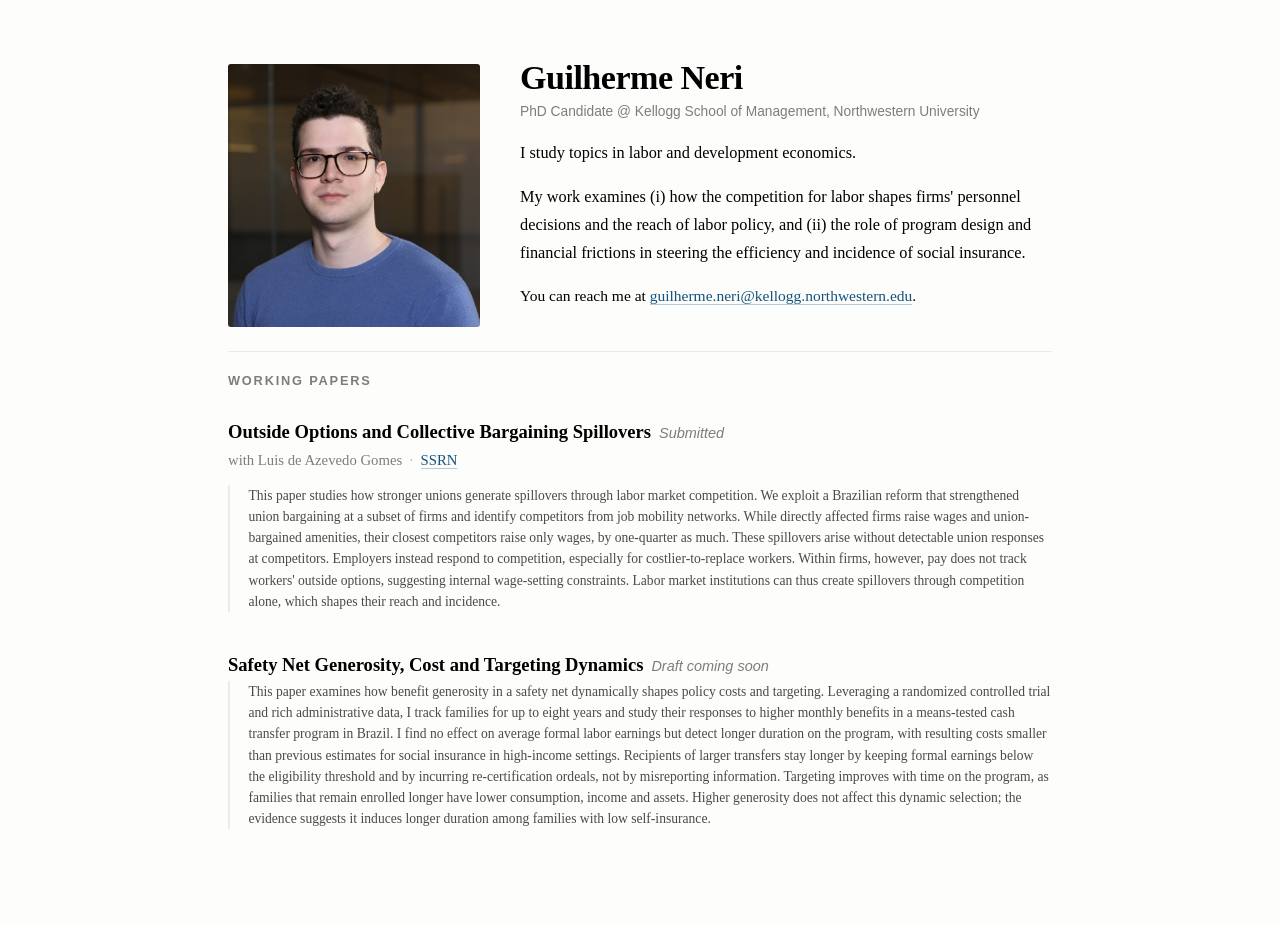
<file: index.html>
<!DOCTYPE html>
<html lang="en">
<head>
<meta charset="utf-8">
<meta name="viewport" content="width=device-width, initial-scale=1">
<title>Guilherme Neri</title>
<meta name="description" content="Guilherme Neri, PhD candidate in economics at the Kellogg School of Management, Northwestern University. Labor and development economics.">
<link rel="stylesheet" href="style.css">
</head>
<body>

<div class="intro">

  <div class="intro__photo">
    <img src="images/headshot-master.jpg" alt="Guilherme Neri">
  </div>

  <div class="intro__text">
    <h1>Guilherme Neri</h1>
    <p class="affiliation">PhD Candidate @ Kellogg School of Management, Northwestern University</p>

    <p>I study topics in labor and development economics.</p>

    <p>My work examines (i) how the competition for labor shapes firms' personnel decisions and the reach of labor policy, and (ii) the role of program design and financial frictions in steering the efficiency and incidence of social insurance.</p>

    <p class="contact">You can reach me at <a href="mailto:guilherme.neri@kellogg.northwestern.edu">guilherme.neri@kellogg.northwestern.edu</a>.</p>
  </div>

</div>

<section class="section">
  <h2>Working papers</h2>

  <div class="paper">
    <p class="paper__title"><a href="papers/OOCBS_DeAzevedoGomes_Neri.pdf">Outside Options and Collective Bargaining Spillovers</a><span class="paper__status">Submitted</span></p>
    <p class="paper__meta">with Luis de Azevedo Gomes<span class="paper__sep">·</span><a href="https://papers.ssrn.com/sol3/papers.cfm?abstract_id=7321918">SSRN</a></p>
    <p class="paper__abstract">This paper studies how stronger unions generate spillovers through labor market competition. We exploit a Brazilian reform that strengthened union bargaining at a subset of firms and identify competitors from job mobility networks. While directly affected firms raise wages and union-bargained amenities, their closest competitors raise only wages, by one-quarter as much. These spillovers arise without detectable union responses at competitors. Employers instead respond to competition, especially for costlier-to-replace workers. Within firms, however, pay does not track workers' outside options, suggesting internal wage-setting constraints. Labor market institutions can thus create spillovers through competition alone, which shapes their reach and incidence.</p>
  </div>

  <div class="paper">
    <p class="paper__title">Safety Net Generosity, Cost and Targeting Dynamics<span class="paper__status">Draft coming soon</span></p>
    <p class="paper__abstract">This paper examines how benefit generosity in a safety net dynamically shapes policy costs and targeting. Leveraging a randomized controlled trial and rich administrative data, I track families for up to eight years and study their responses to higher monthly benefits in a means-tested cash transfer program in Brazil. I find no effect on average formal labor earnings but detect longer duration on the program, with resulting costs smaller than previous estimates for social insurance in high-income settings. Recipients of larger transfers stay longer by keeping formal earnings below the eligibility threshold and by incurring re-certification ordeals, not by misreporting information. Targeting improves with time on the program, as families that remain enrolled longer have lower consumption, income and assets. Higher generosity does not affect this dynamic selection; the evidence suggests it induces longer duration among families with low self-insurance.</p>
  </div>
</section>

</body>
</html>
</file>
<file: style.css>
/* ---------------------------------------------------------------
   Guilherme Neri — personal site
   Layout, type and colour knobs are custom properties in :root.
   --------------------------------------------------------------- */

:root {
  /* photo */
  --photo-w: 15.75rem;
  --photo-ar: 0.96;
  --photo-zoom: 1.32;
  --photo-x: -17.0%;
  --photo-y: -5.0%;
  --photo-radius: 3px;
  /* type */
  --body-size: 1.020rem;
  --body-lh: 1.71;
  --h1-size: 2.13rem;
  --affil-size: 0.86rem;
  --title-size: 1.16rem;
  --status-size: 0.78em;
  --abs-size: 0.85rem;
  --abs-lh: 1.56;
  --label-size: 0.80rem;
  --label-track: 0.140em;
  /* layout */
  --measure: 55.0rem;
  --gap: 2.50rem;
  --pad-top: 4.0rem;
  --section-gap: 1.5rem;
  /* type */
  --h1-weight: 600;
  --font-body: "Charter","Bitstream Charter","Iowan Old Style",Georgia,serif;
  --font-ui:   -apple-system,BlinkMacSystemFont,"Segoe UI",Helvetica,Arial,sans-serif;
  /* colour */
  --link: #15537d;
  --ink: #000000;
  --ink-soft: #4a4a4a;
  --ink-mute: #7d7d7d;
  --rule: #ebebeb;
  --bg: #fdfdfc;
}

* { box-sizing: border-box; }

body {
  margin: 0 auto;
  max-width: var(--measure);
  padding: var(--pad-top) 1.75rem 6rem;
  background: var(--bg);
  color: var(--ink);
  font-family: var(--font-body);
  font-size: var(--body-size);
  line-height: var(--body-lh);
  -webkit-font-smoothing: antialiased;
  overflow-wrap: break-word;
}

a       { color: var(--link); text-decoration: none;
          border-bottom: 1px solid color-mix(in srgb, var(--link) 30%, transparent); }
a:hover { border-bottom-color: var(--link); }

/* ---------- intro ---------- */

.intro { display: flex; gap: var(--gap); align-items: flex-start; }

.intro__photo {
  width: var(--photo-w);
  flex: 0 0 var(--photo-w);
  aspect-ratio: var(--photo-ar);
  border-radius: var(--photo-radius);
  overflow: hidden;
  position: relative;
  background: #eceae6;
}
.intro__photo img {
  position: absolute; left: 0; top: 0; display: block;
  width: calc(var(--photo-zoom) * 100%);
  height: auto;
  transform: translate(var(--photo-x), var(--photo-y));
}

.intro__text { flex: 1; min-width: 0; }

h1 {
  font-size: var(--h1-size);
  font-weight: var(--h1-weight);
  line-height: 1.15;
  letter-spacing: -.015em;
  margin: -.35rem 0 .3rem;
}

.affiliation {
  font-family: var(--font-ui);
  font-size: var(--affil-size);
  color: var(--ink-mute);
  line-height: 1.5;
  margin: 0 0 1.4rem;
}

.intro__text p { margin: 0 0 1rem; }
.contact { font-size: .95em; }
.contact a { overflow-wrap: anywhere; }

/* ---------- sections ---------- */

.section { border-top: 1px solid var(--rule);
            margin-top: var(--section-gap);
            padding-top: calc(var(--section-gap) * .75); }

h2 {
  font-family: var(--font-ui);
  font-size: var(--label-size);
  font-weight: 600;
  letter-spacing: var(--label-track);
  text-transform: uppercase;
  color: var(--ink-mute);
  margin: 0 0 1.75rem;
}

/* ---------- papers ---------- */

.paper { margin-bottom: 2.5rem; }
.paper:last-child { margin-bottom: 0; }

.paper__title { font-size: var(--title-size); font-weight: 600;
                margin: 0 0 .25rem; line-height: 1.35; }
.paper__title a { color: var(--ink); border-bottom-color: transparent; }
.paper__title a:hover { color: var(--link); border-bottom-color: var(--link); }

.paper__meta { font-size: .92rem; color: var(--ink-mute); margin: 0 0 .7rem; }
.paper__sep  { margin: 0 .5em; color: var(--ink-mute); opacity: .5; }

/* "Submitted" / "R&R at ..." sitting beside a paper title */
.paper__status {
  font-family: var(--font-ui);
  font-style: italic;
  font-weight: 400;
  font-size: var(--status-size);
  color: var(--ink-mute);
  margin-left: .55em;
  white-space: nowrap;
}

.paper__abstract {
  font-size: var(--abs-size);
  line-height: var(--abs-lh);
  color: var(--ink-soft);
  margin: 0;
  padding-left: 1.15rem;
  border-left: 2px solid var(--rule);
}

/* ---------- small screens ---------- */

@media (max-width: 640px) {
  body { padding: 2.5rem 1.25rem 4rem; }
  .intro { flex-direction: column; gap: 1.5rem; }
  .intro__photo { width: 10rem; flex-basis: 10rem; }
  h1 { font-size: calc(var(--h1-size) * .83); }
}
</file>
